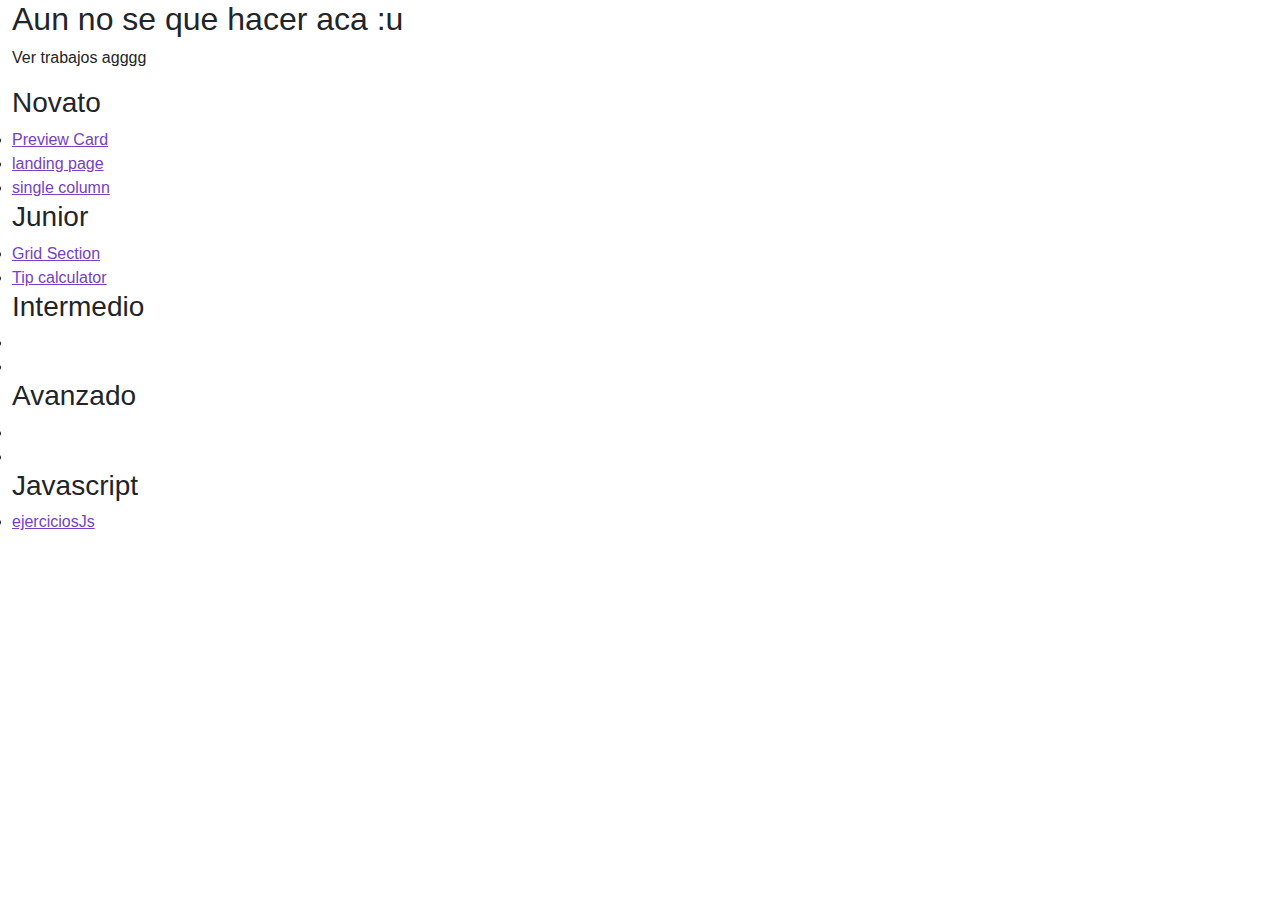
<file: index.html>
<!DOCTYPE html>
<html lang="es">
<head>
    <meta charset="UTF-8">
    <meta http-equiv="X-UA-Compatible" content="IE=edge">
    <meta name="viewport" content="width=device-width, initial-scale=1.0">
    <link rel="stylesheet" href="css/estilo.css">
    <title>Inicio</title>
</head>
<body>
    <div class="container-fluid">
        <div>
            <h2>Aun no se que hacer aca :u</h2>
            <p>Ver trabajos agggg</p>
            <h3>Novato</h3>
            <li><a href="previewCard.html">Preview Card</a></li>
            <li><a href="landingPage.html">landing page</a></li>
            <li><a href="singleColumn.html">single column</a></li>
            <h3>Junior</h3>
            <li><a href="gridSection.html">Grid Section</a></li>
            <li><a href="tipCalculator.html">Tip calculator</a></li>
            <h3>Intermedio</h3>
            <li></li>
            <li></li>
            <h3>Avanzado</h3>
            <li></li>
            <li></li>
            <h3>Javascript</h3>
            <li><a href="ejerciciosJs/indexjs.html">ejerciciosJs</a></li>
        </div>
    </div>
    <div>

    </div>
    <script src="js/practica.js"></script>
</body>
</html>
</file>
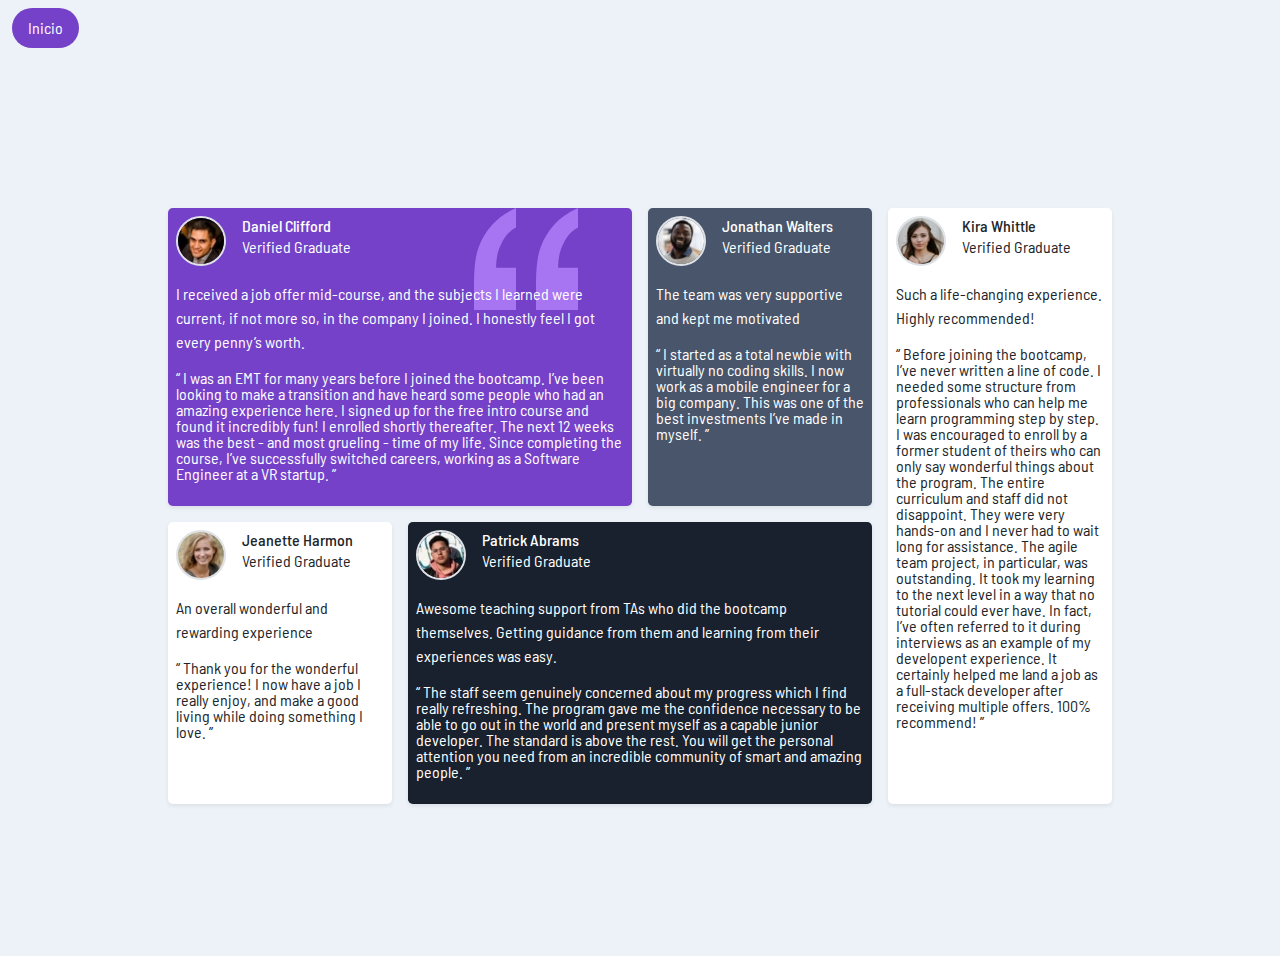
<file: gridSection.html>
<!DOCTYPE html>
<html lang="es">
<head>
  <meta charset="UTF-8">
  <meta name="viewport" content="width=device-width, initial-scale=1.0">
  <link rel="preconnect" href="https://fonts.googleapis.com">
  <link rel="preconnect" href="https://fonts.gstatic.com" crossorigin>
  <link href="https://fonts.googleapis.com/css2?family=Barlow+Semi+Condensed:ital,wght@0,200;1,300;1,600;1,700;1,900&display=swap" rel="stylesheet">
  <link rel="stylesheet" href="css/estilo.css">
  
  <title>Ejemplo Grid</title>
</head>
<body class="bg-info">
  <div class="navegador m-2 ps-1 pe-1 d-inline-flex">
    <a href="index.html" class="rounded-pill nav-link text-white">Inicio</a>
  </div>
  <div class="container d-flex align-items-center justify-content-center alto-100">
    <div class="row">
      <div class="col-12 col-lg-9">
        <div class="row">
          <div class="col-12 col-lg-8 p-2">
            <div class="bg-primary p-2 rounded-3 h-100 text-white fondo shadow-sm">
              <div class="d-flex mb-3">
                <img src="images/image-daniel.jpg" class="img-perfil border border-ligth border-2 rounded-circle" alt="">
                <div class="ps-3">
                  <h6 class="m-0">Daniel Clifford</h6>
                  <p class="m-0">Verified Graduate</p>
                </div>
              </div>
              <p class="h-6">
                I received a job offer mid-course, and the subjects I learned were current, if not more so, 
                in the company I joined. I honestly feel I got every penny’s worth.
              </p>
              <p class="fs-6 lh-1">
                “ I was an EMT for many years before I joined the bootcamp. I’ve been looking to make a 
                transition and have heard some people who had an amazing experience here. I signed up 
                for the free intro course and found it incredibly fun! I enrolled shortly thereafter. 
                The next 12 weeks was the best - and most grueling - time of my life. Since completing 
                the course, I’ve successfully switched careers, working as a Software Engineer at a VR startup. ”
              </p>
            </div>
          </div>
          <div class="col-12 col-lg-4 p-2">
            <div class="bg-secondary p-2 rounded-3 h-100 text-white shadow-sm">
              <div class="d-flex mb-3">
                <img src="images/image-jonathan.jpg" class="img-perfil border border-ligth border-2 rounded-circle" alt="">
                <div class="ps-3">
                  <h6 class="m-0">Jonathan Walters</h6>
                  <p class="m-0">Verified Graduate</p>
                </div>
              </div>
              <p class="h-6">
                The team was very supportive and kept me motivated
              </p>
              <p class="fs-6 lh-1">
                “ I started as a total newbie with virtually no coding skills. I now work as a mobile engineer 
                for a big company. This was one of the best investments I’ve made in myself. ”
              </p>
            </div>
          </div>
          <div class="col-12 col-lg-4 p-2">
            <div class="bg-light p-2 rounded-3 h-100 shadow-sm">
              <div class="d-flex mb-3">
                <img src="images/image-jeanette.jpg" class="img-perfil border border-ligth border-2 rounded-circle" alt="">
                <div class="ps-3">
                  <h6 class="m-0">Jeanette Harmon</h6>
                  <p class="m-0">Verified Graduate</p>
                </div>
              </div>
              <p class="h-6">
                An overall wonderful and rewarding experience
              </p>
              <p class="fs-6 lh-1">
                “ Thank you for the wonderful experience! I now have a job I really enjoy, and make a good living 
                while doing something I love. ”
              </p>
            </div>
          </div>
          <div class="col-12 col-lg-8 p-2">
            <div class="bg-dark p-2 rounded-3 h-100 text-white shadow-sm">
              <div class="d-flex mb-3">
                <img src="images/image-patrick.jpg" class="img-perfil border border-ligth border-2 rounded-circle" alt="">
                <div class="ps-3">
                  <h6 class="m-0">Patrick Abrams</h6>
                  <p class="m-0">Verified Graduate</p>
                </div>
              </div>
              <p class="h-6">
                Awesome teaching support from TAs who did the bootcamp themselves. Getting guidance from them and 
                learning from their experiences was easy.
              </p>
              <p class="fs-6 lh-1">
                “ The staff seem genuinely concerned about my progress which I find really refreshing. The program 
                gave me the confidence necessary to be able to go out in the world and present myself as a capable 
                junior developer. The standard is above the rest. You will get the personal attention you need from 
                an incredible community of smart and amazing people. ”
              </p>
            </div>
          </div>
        </div>
      </div>
      <div class="col-12 col-lg-3 p-2">
        <div class="bg-light p-2 rounded-3 h-100 shadow-sm">
          <div class="d-flex mb-3">
            <img src="images/image-kira.jpg" class="img-perfil border border-ligth border-2 rounded-circle" alt="">
            <div class="ps-3">
              <h6 class="m-0">Kira Whittle</h6>
              <p class="m-0">Verified Graduate</p>
            </div>
          </div>
          <p class="h-6">
            Such a life-changing experience. Highly recommended!
          </p>
          <p class="fs-6 lh-1">
            “ Before joining the bootcamp, I’ve never written a line of code. I needed some structure from 
            professionals who can help me learn programming step by step. I was encouraged to enroll by a former 
            student of theirs who can only say wonderful things about the program. The entire curriculum and staff 
            did not disappoint. They were very hands-on and I never had to wait long for assistance. The agile team 
            project, in particular, was outstanding. It took my learning to the next level in a way that no tutorial 
            could ever have. In fact, I’ve often referred to it during interviews as an example of my developent 
            experience. It certainly helped me land a job as a full-stack developer after receiving multiple offers. 
            100% recommend! ”
          </p>
        </div>
      </div>
    </div>
  </div>
</body>
</html>
</file>
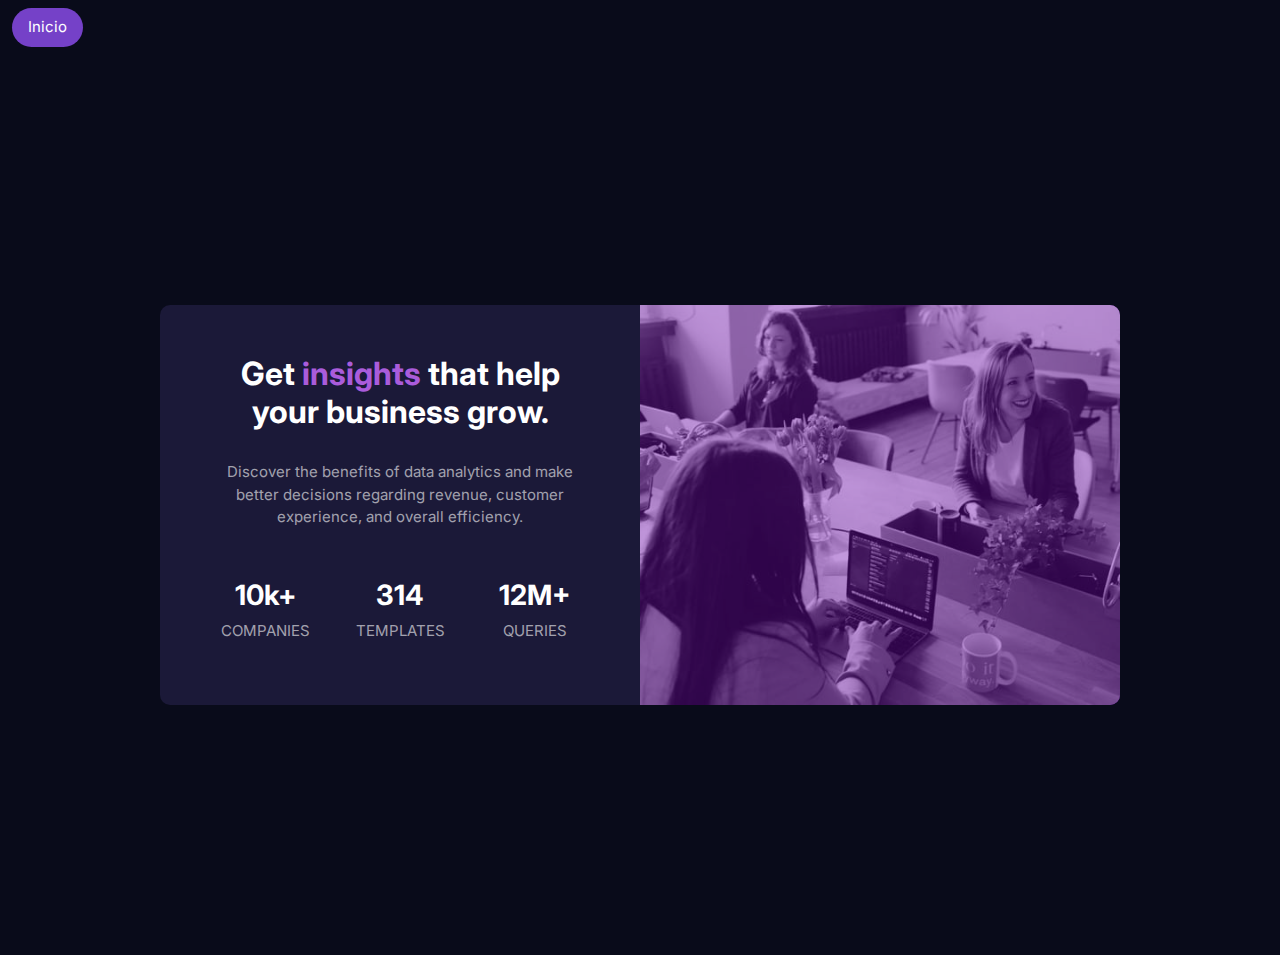
<file: previewCard.html>
<!DOCTYPE html>
<html lang="es">
<head>
    <meta charset="UTF-8">
    <meta http-equiv="X-UA-Compatible" content="IE=edge">
    <meta name="viewport" content="width=device-width, initial-scale=1.0">
    <title>card</title>
    <link rel="preconnect" href="https://fonts.googleapis.com">
    <link rel="preconnect" href="https://fonts.gstatic.com" crossorigin>
    <link href="https://fonts.googleapis.com/css2?family=Inter:wght@400;700&display=swap" rel="stylesheet">
    <link rel="stylesheet" href="css/estilo.css">
</head>
<body class="bodyCard">
    <div class="navegador m-2 ps-1 pe-1 d-inline-flex">
        <a href="index.html" class="rounded-pill nav-link text-white">Inicio</a>
    </div>
    <div class="containerCard">
        <div class="previewCard">
            <div class="accent">
                <div class="images-desktop"><img src="images/image-header-desktop.jpg" alt=""></div>
                <div class="images-mobile"><img src="images/image-header-mobile.jpg" alt=""></div>
            </div>
            <div class="divText">
                <h2>Get <span>insights</span> that help your business grow.</h2>
                <p class="pPrincipal">
                    Discover the benefits of data analytics and make better 
                    decisions regarding revenue, customer experience, and overall efficiency. 
                </p>
                <div class="row">
                    <div class="col-12 col-md-4"><h3>10k+</h3><p>COMPANIES</p></div>
                    <div class="col-12 col-md-4"><h3>314</h3><p>TEMPLATES</p></div>
                    <div class="col-12 col-md-4"><h3>12M+</h3><p>QUERIES</p></div>
                </div>
            </div>
        </div>
    </div>
</body>
</html>
</file>
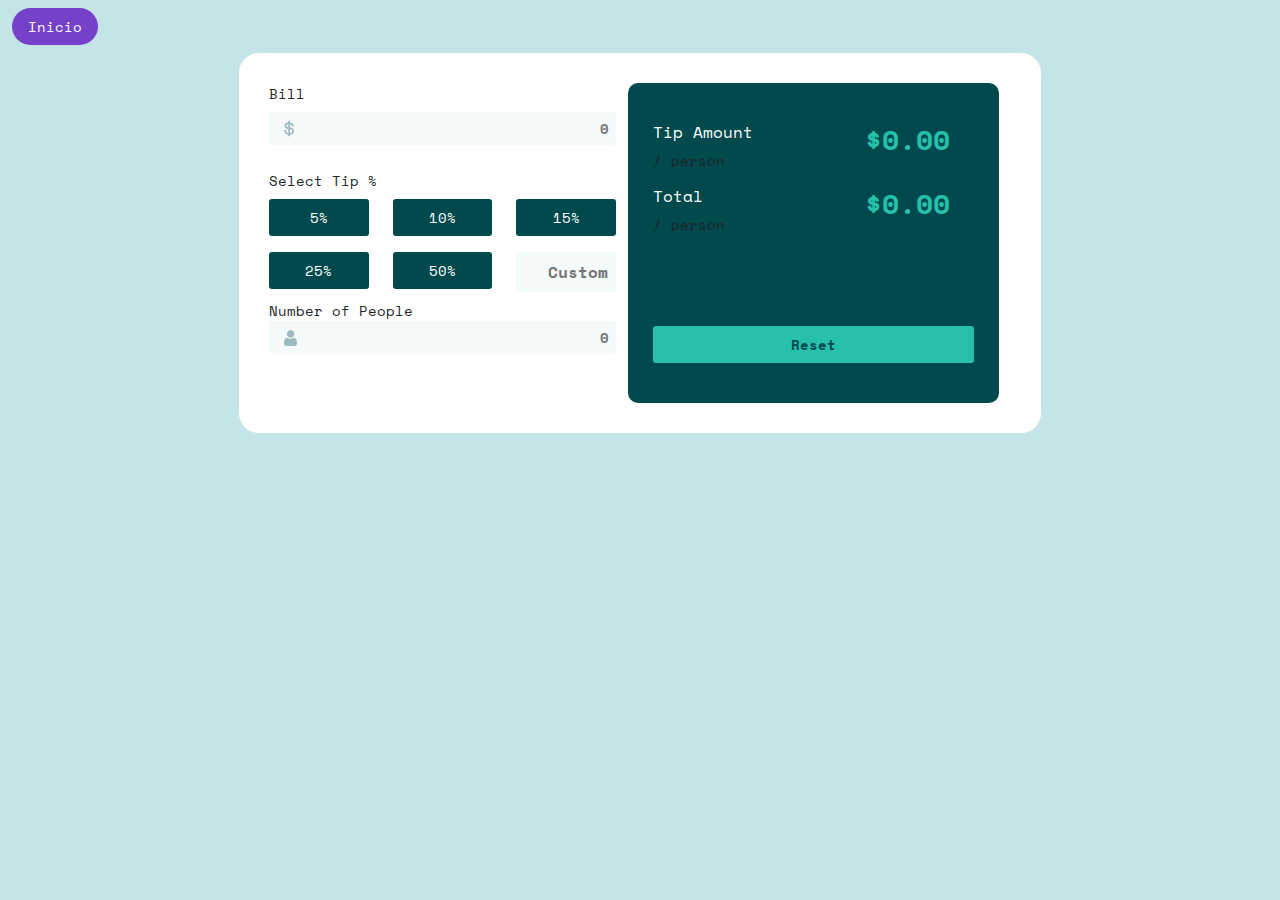
<file: tipCalculator.html>
<!DOCTYPE html>
<html lang="es">
<head>
    <meta charset="UTF-8">
    <meta http-equiv="X-UA-Compatible" content="IE=edge">
    <meta name="viewport" content="width=device-width, initial-scale=1.0">
    <link rel="preconnect" href="https://fonts.googleapis.com">
    <link rel="preconnect" href="https://fonts.gstatic.com" crossorigin>
    <link href="https://fonts.googleapis.com/css2?family=Space+Mono:wght@400;700&display=swap" rel="stylesheet">
    <link rel="stylesheet" href="css/estilo.css">
    <title>Tip calculator</title>
</head>
<body class="bodyCalculator bg-fondo">
    <div class="navegador m-2 ps-1 pe-1 d-inline-flex">
        <a href="index.html" class="rounded-pill nav-link text-white">Inicio</a>
    </div>
    <div class="containerCalculator d-flex bg-light rounded-20">
        <div class="row w-100">
            <div class="col-12 col-md-6">
                <div>
                    <div class="mb-2">Bill</div>
                    <div class="inputDiv d-flex">
                        <img src="Iconos/icon-dollar.svg" alt="">
                        <input id="costInput" type="text" class="w-100" placeholder="0" id="costInput" onkeypress="return isNumberKey(event)">
                    </div>
                </div>
                <div>
                    <div class="mt-4">Select Tip %</div>
                    <div class="row">
                        <div class="tip col-6 col-md-4"><div class="tip2" id="tip5" onclick="choiceChange(5)">5%</div></div>
                        <div class="tip col-6 col-md-4"><div class="tip2" id="tip10" onclick="choiceChange(10)">10%</div></div>
                        <div class="tip col-6 col-md-4"><div class="tip2" id="tip15" onclick="choiceChange(15)">15%</div></div>
                        <div class="tip col-6 col-md-4"><div class="tip2" id="tip25" onclick="choiceChange(25)">25%</div></div>
                        <div class="tip col-6 col-md-4"><div class="tip2" id="tip50" onclick="choiceChange(50)">50%</div></div>
                        <div class="customTip col-6 col-md-4"><input id="tipInput" type="text" placeholder="Custom" onkeypress="return isNumberKey(event)"></div>
                    </div>
                </div>
                <div>
                    <div>Number of People</div>
                    <div class="inputDiv d-flex">
                        <img src="Iconos/icon-person.svg" alt="">
                        <input id="peopleInput" type="text" class="w-100" placeholder="0" onkeypress="return isNumberKey(event)">
                    </div>
                </div>
            </div>
            <div class="result col-12 col-md-6 rounded-9 ">
                <div class="w-100 row ">
                    <div class="col-6 ">
                        <h6 class="text-white">Tip Amount</h6>
                        <p>/ person</p>
                    </div>
                    <div class="precio d-flex justify-content-end col-6">
                        <h3 id="tip">$0.00</h3>
                    </div>
                </div>
                <div class="w-100 row">
                    <div class="col-6">
                        <h6 class="text-white">Total</h6>
                        <p>/ person</p>
                    </div>
                    <div class="precio d-flex justify-content-end col-6">
                        <h3 id="total">$0.00</h3>
                    </div>
                </div>
                <div class="btnReset" onclick="resetCalculator()">Reset</div>
            </div>
        </div>
    </div>
    <script src="js/index.js"></script>
</body>
</html>
</file>
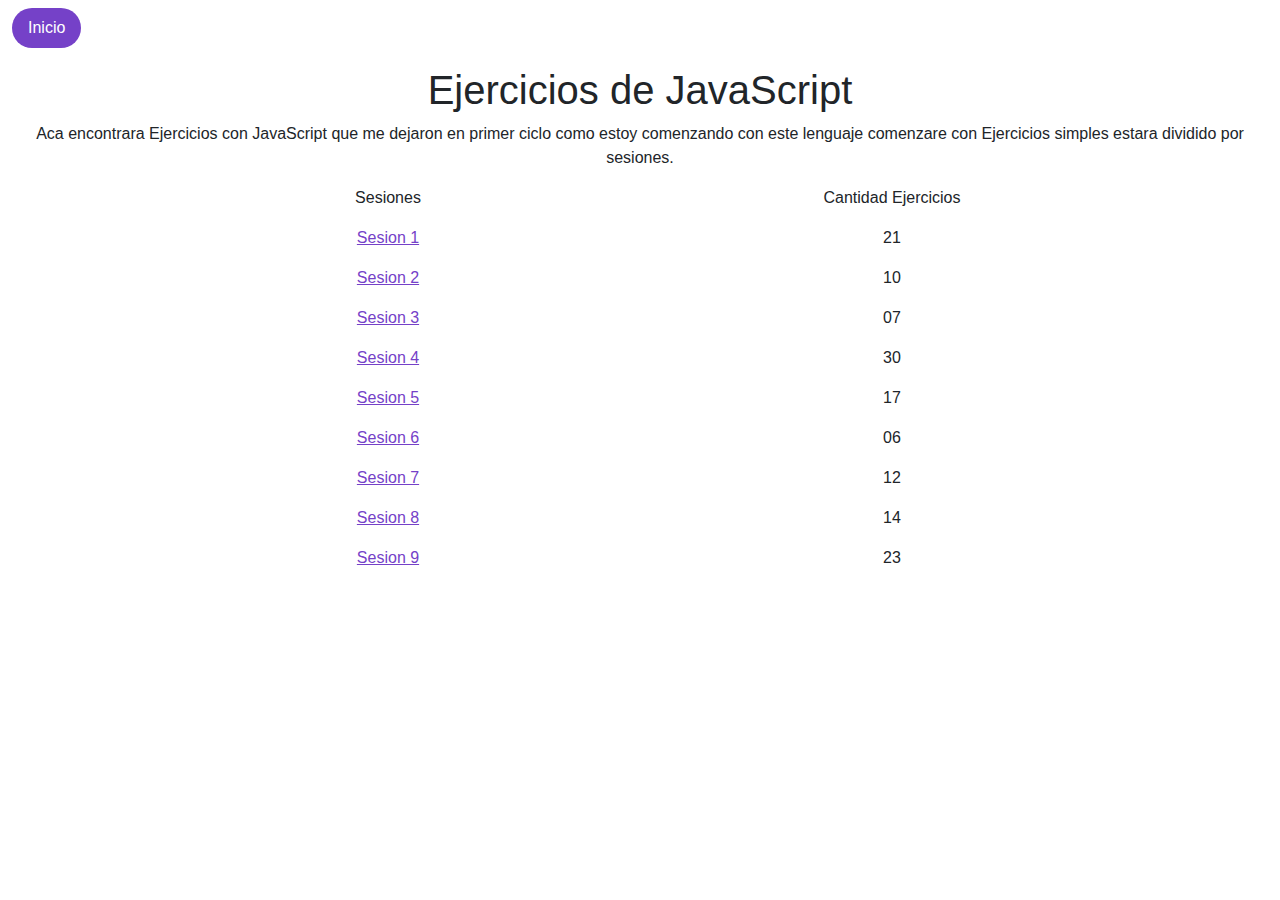
<file: ejerciciosJs/indexjs.html>
<!DOCTYPE html>
<html lang="es">
<head>
    <meta charset="UTF-8">
    <meta http-equiv="X-UA-Compatible" content="IE=edge">
    <meta name="viewport" content="width=device-width, initial-scale=1.0">
    <link rel="stylesheet" href="../css/estilo.css">
    <title>JavaScript</title>
</head>
<body class="bodyIndexJS">
    <div class="navegador m-2 ps-1 pe-1 d-inline-flex">
        <a href="../index.html" class="rounded-pill nav-link text-white">Inicio</a>
    </div>
    <div class="containerIndexJS">
        <h1>Ejercicios de JavaScript</h1>
        <p>Aca encontrara Ejercicios con JavaScript que me dejaron en primer ciclo 
            como estoy comenzando con este lenguaje comenzare con Ejercicios simples 
            estara dividido por sesiones.
        </p>
        <div class="divSesion">
            <li>Sesiones<p>Cantidad Ejercicios</p></li>
            <li><a href="Sesion1.html">Sesion 1</a><p>21</p></li>
            <li><a href="Sesion2.html">Sesion 2</a><p>10</p></li>
            <li><a href="Sesion3.html">Sesion 3</a><p>07</p></li>
            <li><a href="Sesion4.html">Sesion 4</a><p>30</p></li>
            <li><a href="Sesion5.html">Sesion 5</a><p>17</p></li>
            <li><a href="Sesion6.html">Sesion 6</a><p>06</p></li>
            <li><a href="Sesion7.html">Sesion 7</a><p>12</p></li>
            <li><a href="Sesion8.html">Sesion 8</a><p>14</p></li>
            <li><a href="Sesion9.html">Sesion 9</a><p>23</p></li>
        </div>
    </div>
</body>
</html>
</file>
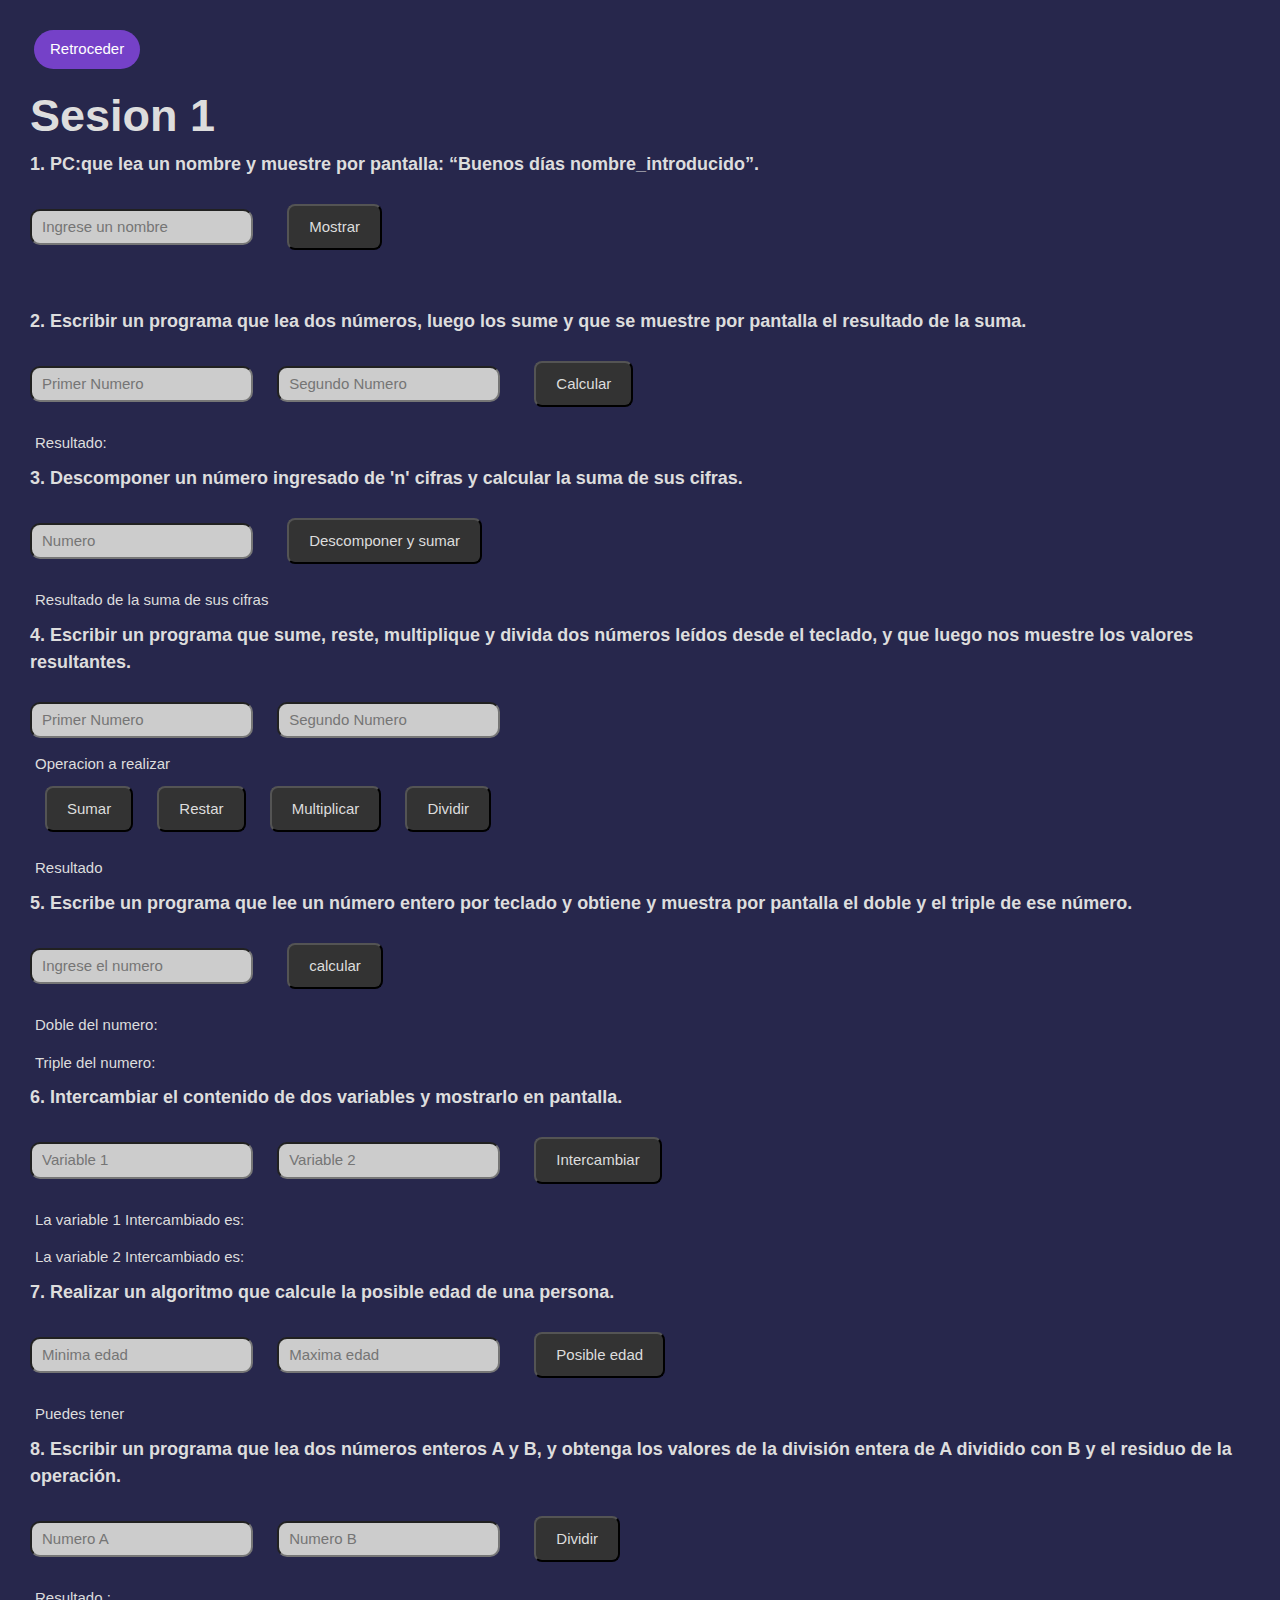
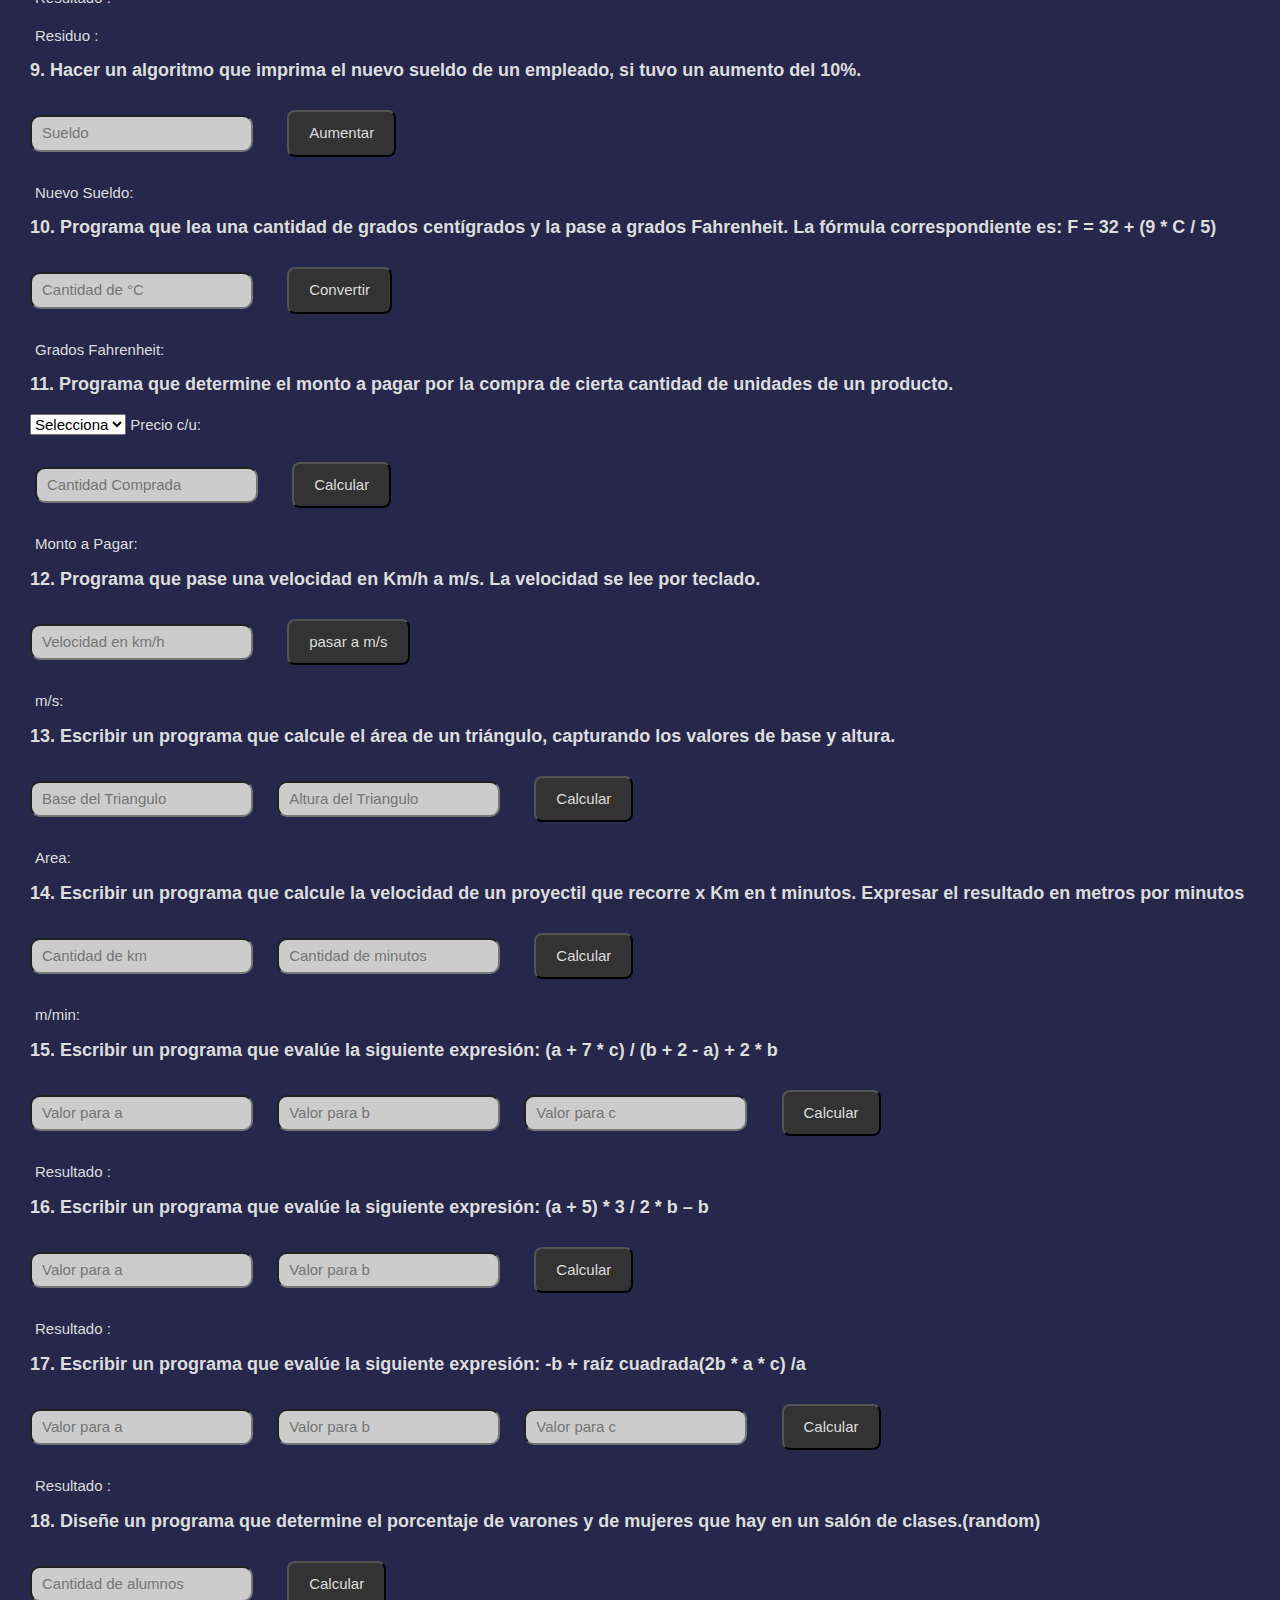
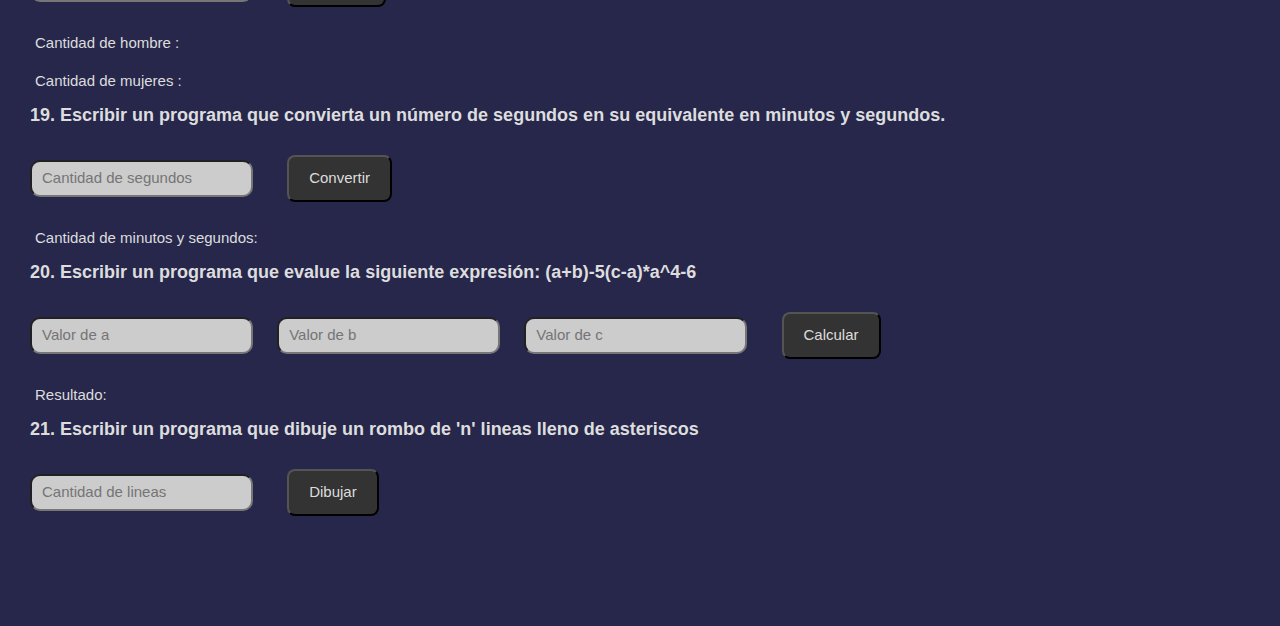
<file: ejerciciosJs/Sesion1.html>
<!DOCTYPE html>
<html lang="es">
<head>
    <meta charset="UTF-8">
    <meta http-equiv="X-UA-Compatible" content="IE=edge">
    <meta name="viewport" content="width=device-width, initial-scale=1.0">
    <title>Sesion 1</title>
    <link rel="stylesheet" href="../css/estilo.css">
</head>
<body class="bodySesion">
    <div class="navegador ps-1 pe-1 d-inline-flex">
        <a href="indexjs.html" class="rounded-pill nav-link text-white">Retroceder</a>
    </div>
    <div class="containerSesion">
        <h1>Sesion 1</h1>
        <div class="divEjercicios">
            <p>1.	PC:que lea un nombre y muestre por pantalla: “Buenos días nombre_introducido”.</p>
            <div class="divResultado">
                <input type="text" id="nombreE1" placeholder="Ingrese un nombre">
                <input type="button" value="Mostrar" onclick="mostrarNombre()">
                <div>
                    <label id="mensajeE1"></label>
                </div>
            </div>
            <p>2.	Escribir un programa que lea dos números, luego los sume y que se muestre por pantalla el resultado de la suma. </p>
            <div class="divResultado">
                <input type="number" id="primerNumeroE2" placeholder="Primer Numero">
                <input type="number" name="" id="segundoNumeroE2" placeholder="Segundo Numero">
                <input type="button" value="Calcular" onclick="calcular()">
                <div>
                    <span class="d-block">Resultado: <label id="resultadoE2"></label></span>
                </div>
            </div>
            <p>3.	Descomponer un número ingresado de 'n' cifras y calcular la suma de sus cifras. </p>
            <div class="divResultado">
                <input type="number" name="" id="numeroE3" placeholder="Numero">
                <input type="button" value="Descomponer y sumar" onclick="ejer3()">
                <div>
                    <span>Resultado de la suma de sus cifras <label id="resultadoE3"></label></span>
                </div>
            </div>
            <p>4.	Escribir un programa que sume, reste, multiplique y divida dos números leídos desde el teclado, y que luego nos muestre los valores resultantes. </p>
            <div class="divResultado">
                <input type="number" id="PnumeroE4" placeholder="Primer Numero">
                <input type="number" id="SnumeroE4" placeholder="Segundo Numero">
                <div>
                    <span>Operacion a realizar</span><br>
                    <input type="button" value="Sumar" onclick="sumarE4()">
                    <input type="button" value="Restar" onclick="restarE4()">
                    <input type="button" value="Multiplicar" onclick="multiE4()">
                    <input type="button" value="Dividir" onclick="dividirE4()">
                </div>
                <div>
                    <span>Resultado <label id="resultadoE4"></label></span>
                </div>
            </div>
            <p>5.	Escribe un programa que lee un número entero por teclado y obtiene y muestra por pantalla el doble y el triple de ese número.</p>
            <div class="divResultado">
                <input type="number" id="numeroE5" placeholder="Ingrese el numero">
                <input type="button" value="calcular" onclick="ejer5()">
                <div>
                    <span>Doble del numero: <label id="dobleE5"></label></span>
                </div>
                <div>
                    <span>Triple del numero: <label id="tripleE5"></label></span>
                </div>
            </div>
            <p>6.	Intercambiar el contenido de dos variables y mostrarlo en pantalla.</p> 
            <div class="divResultado">
                <input type="text" id="variable1E6" placeholder="Variable 1">
                <input type="text" id="variable2E6" placeholder="Variable 2">
                <input type="button" value="Intercambiar" onclick="ejer6()">
                <div>
                    <span>La variable 1 Intercambiado es: <label id="resul1E6"></label></span>
                </div>
                <div>
                    <span>La variable 2 Intercambiado es: <label id="resul2E6"></label></span>
                </div>
                
            </div>
            <p>7.	Realizar un algoritmo que calcule la posible edad de una persona.</p> 
            <div class="divResultado">
                <input type="number" id="minE7" placeholder="Minima edad">
                <input type="number" id="maxE7" placeholder="Maxima edad">
                <input type="button" value="Posible edad" onclick="ejer7()">
                <div>
                    <span>Puedes tener <label id="resulE7"></label></span>
                </div>
            </div>
            <p>8.	Escribir un programa que lea dos números enteros A y B, y obtenga los valores de la división entera de A dividido con B y el residuo de la operación.</p>
            <div class="divResultado">
                <input type="number" id="PnumE8" placeholder="Numero A">
                <input type="number" id="SnumE8" placeholder="Numero B">
                <input type="button" value="Dividir" onclick="ejer8()">
                <div>
                    <span>Resultado : <label id="resulE8"></label></span>
                </div>
                <div>
                    <span>Residuo : <label id="residuoE8"></label></span>
                </div>
            </div> 
            <p>9.	Hacer un algoritmo que imprima el nuevo sueldo de un empleado, si tuvo un aumento del 10%.</p> 
            <div class="divResultado">
                <input type="number" id="sueldoE9" placeholder="Sueldo">
                <input type="button" value="Aumentar" onclick="ejer9()">
                <div>
                    <span>Nuevo Sueldo: <label id="resulE9"></label></span>
                </div>
            </div>
            <p>10.	Programa que lea una cantidad de grados centígrados y la pase a grados Fahrenheit. La fórmula correspondiente es: F = 32 + (9 * C / 5)</p> 
            <div class="divResultado">
                <input type="number" id="centigE10" placeholder="Cantidad de °C">
                <input type="button" value="Convertir" onclick="ejer10()">
                <div>
                    <span>Grados Fahrenheit: <label id="resulE10"></label></span>
                </div>
            </div>
            <p>11.	Programa que determine el monto a pagar por la compra de cierta cantidad de unidades de un producto.</p> 
            <div class="divResultado">
                <select name="producto" id="productoE11" onchange="changeE11()">
                    <option value="Selecciona">Selecciona</option>
                    <option value="Azucar">Azucar</option>
                    <option value="Arroz">Arroz</option>
                    <option value="Galleta">Galleta</option>
                </select>
                <span>Precio c/u: <label id="precioE11"></label></span>
                <div>
                    <input type="number" id="cantidadE11" placeholder="Cantidad Comprada">
                    <input type="button" value="Calcular" onclick="ejer11()">
                </div>
                <div>
                    <span>Monto a Pagar: <label id="resulE11"></label></span>
                </div>
            </div>
            <p>12.	Programa que pase una velocidad en Km/h a m/s. La velocidad se lee por teclado.</p> 
            <div class="divResultado">
                <input type="number" placeholder="Velocidad en km/h" id="numE12">
                <input type="button" value="pasar a m/s" onclick="ejer12()">
                <div>
                    <span>m/s: <label id="resulE12"></label></span>
                </div>
            </div>
            <p>13.	Escribir un programa que calcule el área de un triángulo, capturando los valores de base y altura.</p> 
            <div class="divResultado">
                <input type="number" placeholder="Base del Triangulo" id="baseE13">
                <input type="number" placeholder="Altura del Triangulo" id="altoE13">
                <input type="button" value="Calcular" onclick="ejer13()">
                <div>
                    <span>Area: <label id="resulE13"></label></span>
                </div>
            </div>
            <p>14.	Escribir un programa que calcule la velocidad de un proyectil que recorre x Km en t minutos. Expresar el resultado en metros por minutos</p>
            <div class="divResultado">
                <input type="number" id="kmE14" placeholder="Cantidad de km">
                <input type="number" id="minE14" placeholder="Cantidad de minutos">
                <input type="button" value="Calcular" onclick="ejer14()">
                <div>
                    <span>m/min: <label id="resulE14"></label></span>
                </div>
            </div>
            <p>15.	Escribir un programa que evalúe la siguiente expresión: 
            (a + 7 * c) / (b + 2 - a) + 2 * b</p> 
            <div class="divResultado">
                <input type="number" placeholder="Valor para a" id="valoraE15">
                <input type="number" placeholder="Valor para b" id="valorbE15">
                <input type="number" placeholder="Valor para c" id="valorcE15">
                <input type="button" value="Calcular" onclick="ejer15()">
                <div>
                    <span>Resultado : <label id="resulE15"></label></span>
                </div>
            </div>
            <p>16.	Escribir un programa que evalúe la siguiente expresión: (a + 5) * 3 / 2 * b – b</p> 
            <div class="divResultado">
                <input type="number" placeholder="Valor para a" id="valoraE16">
                <input type="number" placeholder="Valor para b" id="valorbE16">
                <input type="button" value="Calcular" onclick="ejer16()">
                <div>
                    <span>Resultado : <label id="resulE16"></label></span>
                </div>
            </div>
            <p>17.	Escribir un programa que evalúe la siguiente expresión: 
            -b + raíz cuadrada(2b * a * c) /a</p> 
            <div class="divResultado">
                <input type="number" placeholder="Valor para a" id="valoraE17">
                <input type="number" placeholder="Valor para b" id="valorbE17">
                <input type="number" placeholder="Valor para c" id="valorcE17">
                <input type="button" value="Calcular" onclick="ejer17()">
                <div>
                    <span>Resultado : <label id="resulE17"></label></span>
                </div>
            </div>
            <p>18.	Diseñe un programa que determine el porcentaje de varones y de mujeres que hay en un salón de clases.(random)</p> 
            <div class="divResultado">
                <input type="number" placeholder="Cantidad de alumnos" id="alumE18">
                <input type="button" value="Calcular" onclick="ejer18()">
                <div>
                    <span>Cantidad de hombre : <label id="resulhE18"></label></span>
                </div>
                <div>
                    <span>Cantidad de mujeres : <label id="resulmE18"></label></span>
                </div>
            </div>
            <p>19.	Escribir un programa que convierta un número de segundos en su equivalente en minutos y segundos.</p> 
            <div class="divResultado">
                <input type="number" placeholder="Cantidad de segundos" id="segundosE19">
                <input type="button" value="Convertir" onclick="ejer19()">
                <div>
                    <span>Cantidad de minutos y segundos: <label id="resulE19"></label></span>
                </div>
            </div>
            <p>20.	Escribir un programa que evalue la siguiente expresión:
            (a+b)-5(c-a)*a^4-6</p>
            <div class="divResultado">
                <input type="number" placeholder="Valor de a" id="valoraE20">
                <input type="number" placeholder="Valor de b" id="valorbE20">
                <input type="number" placeholder="Valor de c" id="valorcE20">
                <input type="button" value="Calcular" onclick="ejer20()">
                <div>
                    <span>Resultado: <label id="resulE20"></label></span>
                </div>
            </div>
            <p>21.	Escribir un programa que dibuje un rombo de 'n' lineas lleno de asteriscos</p>
            <div class="divResultado">
                <input type="number" placeholder="Cantidad de lineas" id="lineasE21">
                <input type="button" value="Dibujar" onclick="ejer21()"><br><br>
                <div>
                    <label id="romboE21"></label>
                </div>
            </div>
        </div>
    </div>
    <script src="Javascript/s1.js"></script>
</body>
</html>
</file>
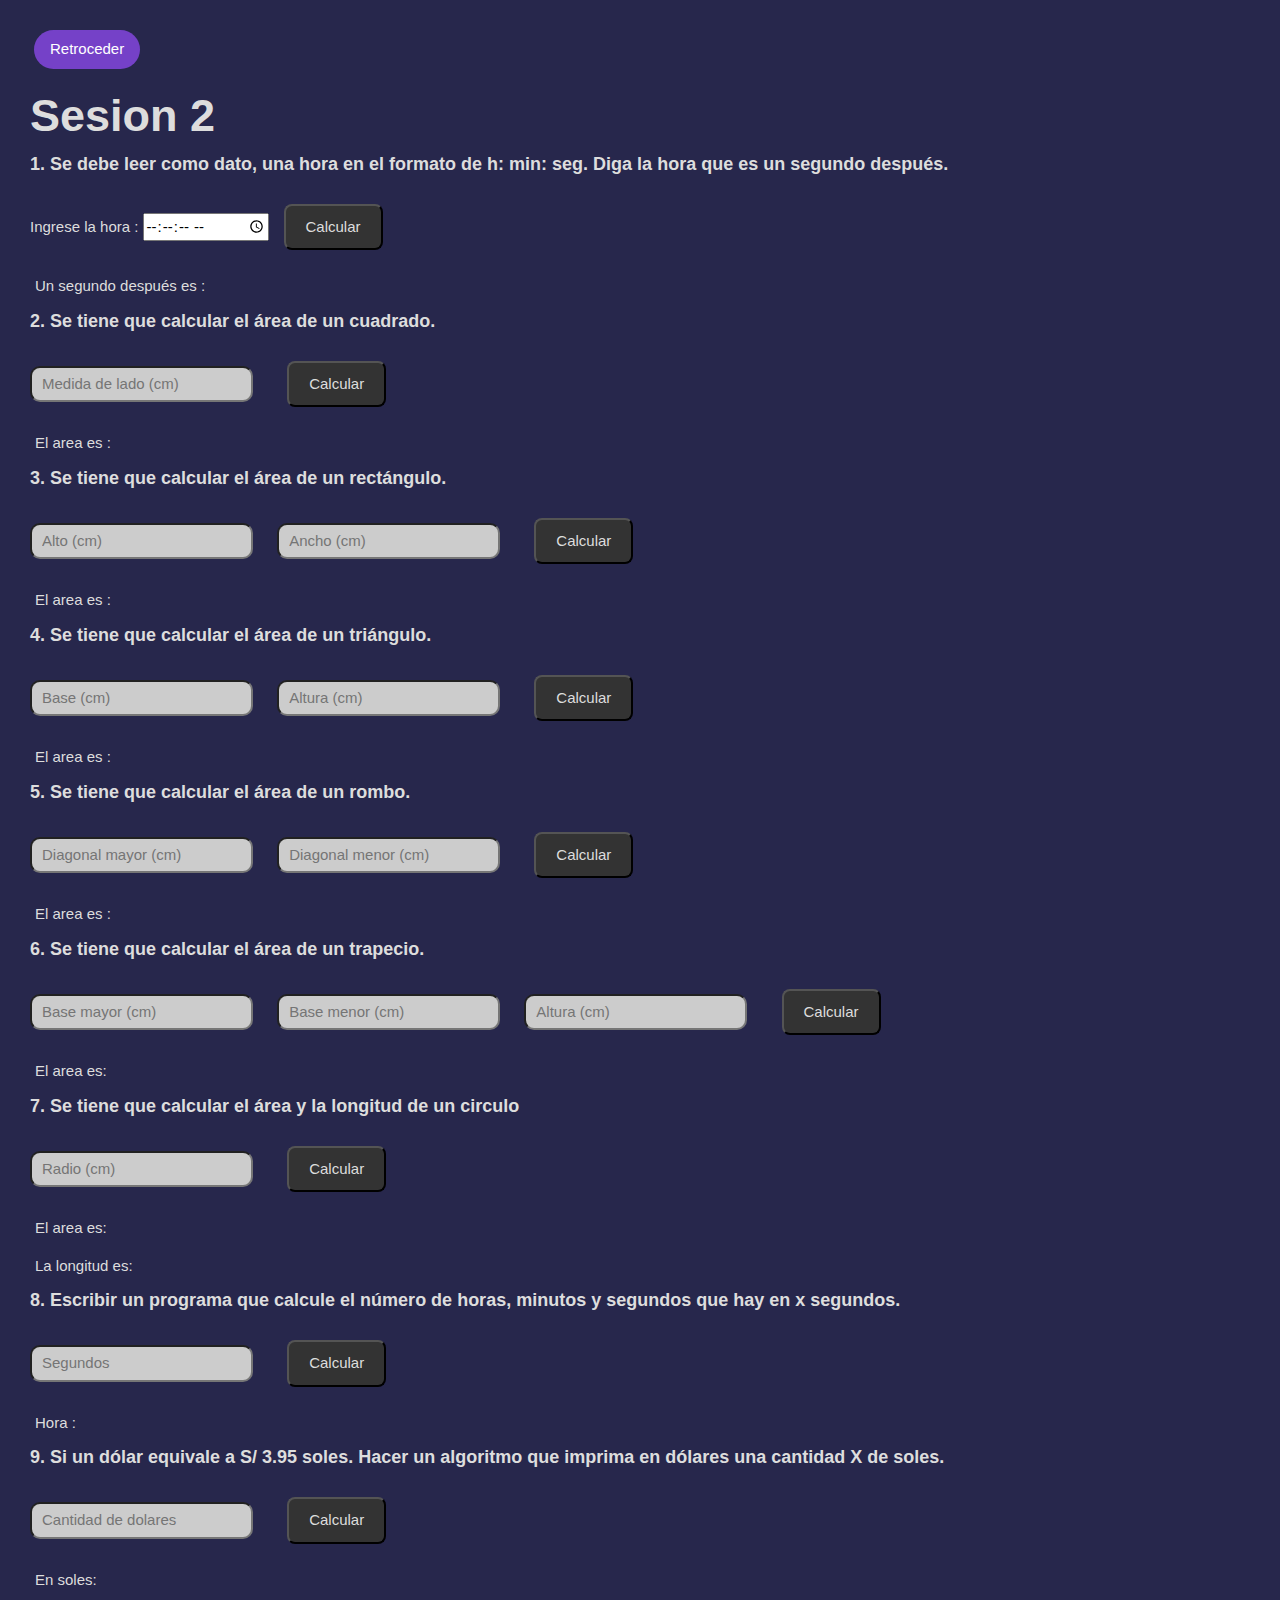
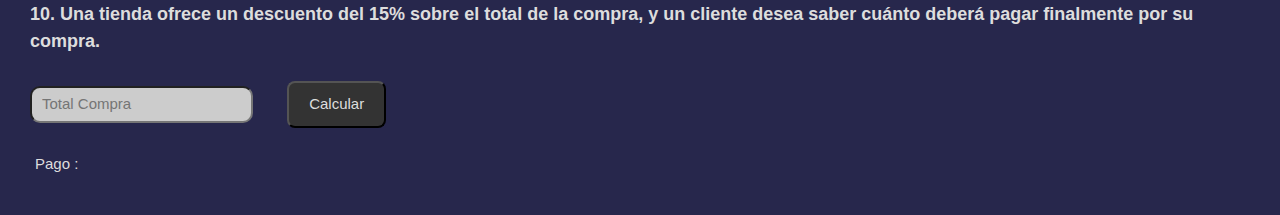
<file: ejerciciosJs/Sesion2.html>
<!DOCTYPE html>
<html lang="es">
<head>
    <meta charset="UTF-8">
    <meta http-equiv="X-UA-Compatible" content="IE=edge">
    <meta name="viewport" content="width=device-width, initial-scale=1.0">
    <title>Sesion 2</title>
    <link rel="stylesheet" href="../css/estilo.css">
</head>
<body class="bodySesion">
    <div class="navegador ps-1 pe-1 d-inline-flex">
        <a href="indexjs.html" class="rounded-pill nav-link text-white">Retroceder</a>
    </div>
    <div class="containerSesion">
        <h1>Sesion 2</h1>
        <div class="divEjercicios">
            <p>1.	Se debe leer como dato, una hora en el formato de 
                h: min: seg.
                Diga la hora que es un segundo después. 
            </p>
            <div class="divResultado">
                <label>Ingrese la hora :</label>
                <input type="time" id="horaE1" step="2">
                <input type="button" value="Calcular" onclick="ejer1()">
                <div>
                    <span>Un segundo después es : <label id="resulE1"></label></span>
                </div>
            </div>
            <p>2. Se tiene que calcular el área de un cuadrado.</p>
            <div class="divResultado">
                <input type="number" placeholder="Medida de lado (cm)" id="ladoE2">
                <input type="button" value="Calcular" onclick="ejer2()">
                <div>
                    <span>El area es : <label id="resulE2"></label></span>
                </div>
            </div>
            <p>3. Se tiene que calcular el área de un rectángulo. </p>
            <div class="divResultado">
                <input type="number" placeholder="Alto (cm)" id="altoE3">
                <input type="number" placeholder="Ancho (cm)" id="anchoE3">
                <input type="button" value="Calcular" onclick="ejer3()">
                <div>
                    <Span>El area es : <label id="resulE3"></label></Span>
                </div>
            </div>
            <p>4. Se tiene que calcular el área de un triángulo.</p>
            <div class="divResultado">
                <input type="number" placeholder="Base (cm)" id="baseE4">
                <input type="number" placeholder="Altura (cm)" id="altoE4">
                <input type="button" value="Calcular" onclick="ejer4()">
                <div>
                    <span>El area es : <label id="resulE4"></label></span>
                </div>
            </div>
            <p>5. Se tiene que calcular el área de un rombo.</p>
            <div class="divResultado">
                <input type="number" placeholder="Diagonal mayor (cm)" id="mayorE5">
                <input type="number" placeholder="Diagonal menor (cm)" id="menorE5">
                <input type="button" value="Calcular" onclick="ejer5()">
                <div>
                    <span>El area es : <label id="resulE5"></label></span>
                </div>
            </div>
            <p>6. Se tiene que calcular el área de un trapecio.</p>
            <div class="divResultado">
                <input type="number" placeholder="Base mayor (cm)" id="mayorE6">
                <input type="number" placeholder="Base menor (cm)" id="menorE6">
                <input type="number" placeholder="Altura (cm)" id="altoE6">
                <input type="button" value="Calcular" onclick="ejer6()">
                <div>
                    <span>El area es: <label id="resulE6"></label></span>
                </div>
            </div>
            <p>7. Se tiene que calcular el área y la longitud de un circulo</p>
            <div class="divResultado">
                <input type="number" placeholder="Radio (cm)" id="radioE7">
                <input type="button" value="Calcular" onclick="ejer7()">
                <div>
                    <span>El area es: <label id="areaE7"></label></span>
                </div>
                <div>
                    <span>La longitud es: <label id="longitudE7"></label></span>
                </div>
            </div>
            <p>8. Escribir un programa que calcule el número de horas, minutos y segundos que hay en x segundos.</p> 
            <div class="divResultado">
                <input type="number" placeholder="Segundos" id="segE8">
                <input type="button" value="Calcular" onclick="ejer8()">
                <div>
                    <span>Hora : <label id="resulE8"></label></span>
                </div>
            </div>
            <p>9. Si un dólar equivale a S/ 3.95 soles. Hacer un algoritmo que imprima en dólares una cantidad X de soles. </p>
            <div class="divResultado">
                <input type="number" placeholder="Cantidad de dolares" id="dolarE9">
                <input type="button" value="Calcular" onclick="ejer9()">
                <div>
                    <span>En soles: <label id="resulE9"></label></span>
                </div>
            </div>
            <p>10. Una tienda ofrece un descuento del 15% sobre el total de la compra, 
                y un cliente desea saber cuánto deberá pagar finalmente por su compra. </p>
            <div class="divResultado">
                <input type="number" placeholder="Total Compra" id="compraE10">
                <input type="button" value="Calcular" onclick="ejer10()">
                <div>
                    <span>Pago : <label id="resulE10"></label></span>
                </div>
            </div>
        </div>
    </div>
    <script src="Javascript/s2.js"></script>
</body>
</html>
</file>
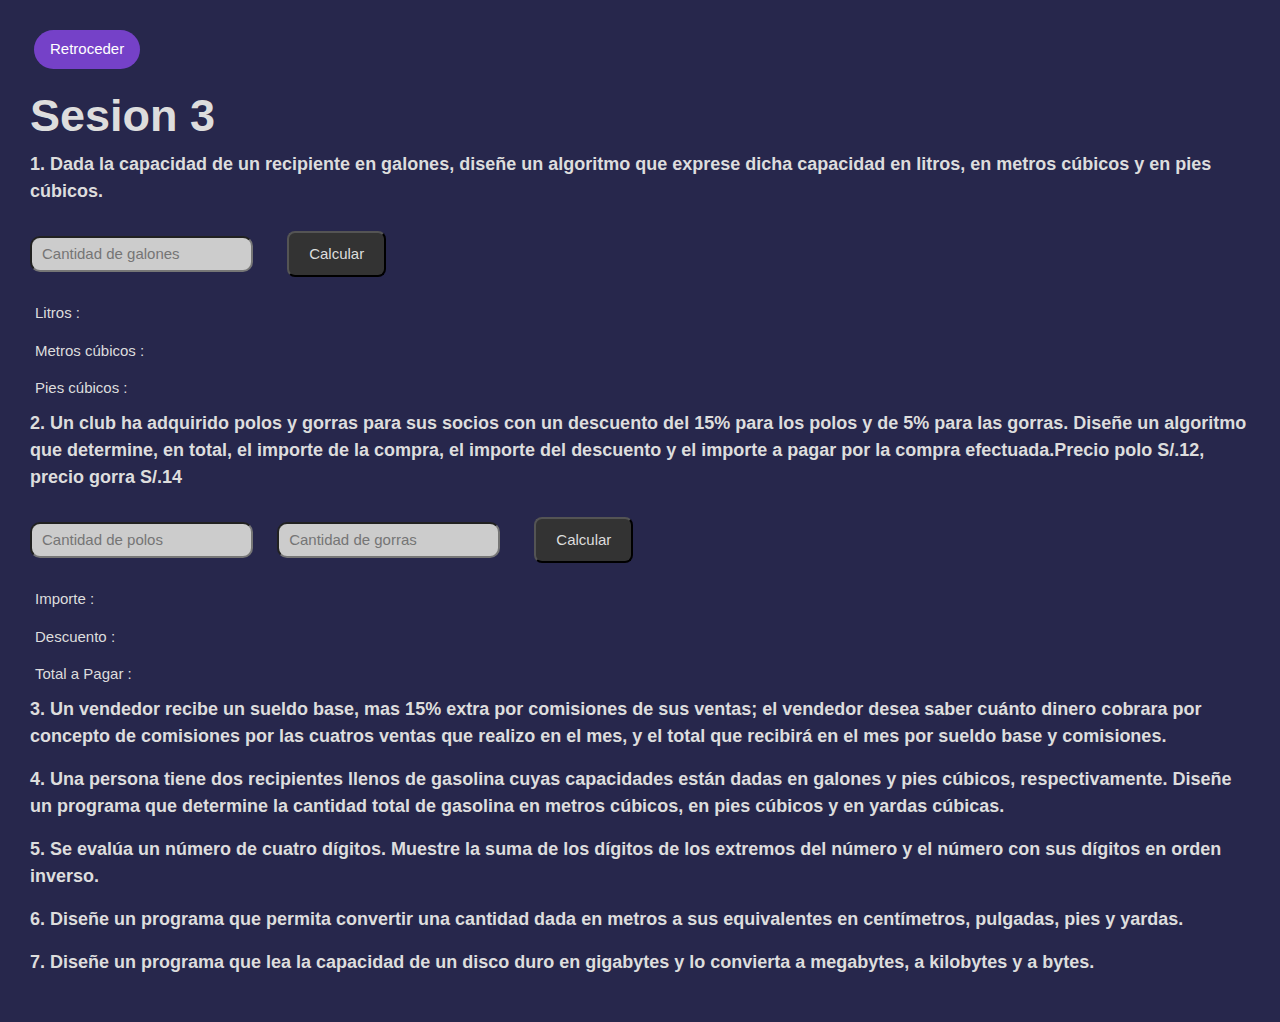
<file: ejerciciosJs/Sesion3.html>
<!DOCTYPE html>
<html lang="es">
<head>
    <meta charset="UTF-8">
    <meta http-equiv="X-UA-Compatible" content="IE=edge">
    <meta name="viewport" content="width=device-width, initial-scale=1.0">
    <title>Sesion 3</title>
    <link rel="stylesheet" href="../css/estilo.css">
</head>
<body class="bodySesion">
    <div class="navegador ps-1 pe-1 d-inline-flex">
        <a href="indexjs.html" class="rounded-pill nav-link text-white">Retroceder</a>
    </div>
    <div class="containerSesion">
        <h1>Sesion 3</h1>
        <div class="divEjercicios">
            <p>1. Dada  la capacidad de un recipiente en galones, diseñe un algoritmo 
            que exprese dicha capacidad en litros, en metros cúbicos y en pies cúbicos.</p>
            <div class="divResultado">
                <input type="number" placeholder="Cantidad de galones" id="galonesE1">
                <input type="button" value="Calcular" onclick="ejer1()">
                <div>
                    <span>Litros : <label id="litrosE1"></label></span>
                </div>
                <div>
                    <span>Metros cúbicos  : <label id="metrocubicosE1"></label></span>
                </div>
                <div>
                    <span>Pies cúbicos : <label id="piecubicosE1"></label></span>
                </div>
            </div>
            <p>2. Un club ha adquirido polos y gorras para sus socios con un descuento 
                del 15% para los polos y de 5% para las gorras. Diseñe un algoritmo que 
                determine, en total, el importe de la compra, el importe del descuento y 
                el importe a pagar por la compra efectuada.Precio polo S/.12, precio gorra S/.14</p>
            <div class="divResultado">
                <input type="number" placeholder="Cantidad de polos" id="poloE2">
                <input type="number" placeholder="Cantidad de gorras" id="gorraE2">
                <input type="button" value="Calcular" onclick="ejer2()">
                <div>
                    <span>Importe : <label id="importeE2"></label></span>
                </div>
                <div>
                    <span>Descuento : <label id="descE2"></label></span>
                </div>
                <div>
                    <span>Total a Pagar : <label id="totalE2"></label></span>
                </div>
            </div>
            <p>3. Un vendedor recibe un sueldo base, mas 15% extra por comisiones de sus
                 ventas; el vendedor desea saber cuánto dinero cobrara por concepto de comisiones 
                 por las cuatros ventas que realizo en el mes, y el total que recibirá en el mes 
                 por sueldo base y comisiones.</p>
            <div class="divResultado">

            </div>
            <p>4. Una persona tiene dos recipientes llenos de gasolina cuyas capacidades están 
                dadas en galones y pies cúbicos, respectivamente. Diseñe un programa que determine 
                la cantidad total de gasolina en metros cúbicos, en pies cúbicos y en yardas cúbicas.</p>
            <div class="divResultado">

            </div>
            <p>5. Se evalúa un número de cuatro dígitos. Muestre la suma de los dígitos de los extremos 
                del número y el número con sus dígitos en orden inverso.</p>
            <div class="divResultado">

            </div>
            <p>6. Diseñe un programa que permita convertir una cantidad dada en metros a sus equivalentes 
                en centímetros, pulgadas, pies y yardas.</p>
            <div class="divResultado">

            </div>
            <p>7.  Diseñe un programa que lea la capacidad de un disco duro en gigabytes y lo convierta 
                a megabytes, a kilobytes y a bytes.</p>
            <div class="divResultado">

            </div>
        </div>
    </div>
    <script src="Javascript/s3.js"></script>
</body>
</html>
</file>
<file: css/estilo.css>
@media (min-width: 992px) {
  .alto-100 {
    height: 100vh;
  }
}

.img-perfil {
  width: 50px;
}

.fondo {
  background-image: url("../images/bg-pattern-quotation.svg");
  background-repeat: no-repeat;
  background-position: 85% top;
}

.navegador a {
  background-color: #7541c8;
}

.navegador a:hover {
  background-color: #51367d;
}

.bodyLanding .navegador a {
  background-color: #eee;
  color: #111;
}

.bodyLanding .navegador a:hover {
  background-color: #ccc;
  color: #333;
}

.rounded-20 {
  border-radius: 20px;
}

/**/
.bodyCalculator {
  font-family: 'Space Mono', monospace;
  font-size: 14px;
}

.bg-fondo {
  background-color: #c5e4e7;
}

.inputDiv {
  padding: 5px;
  padding-left: 15px;
  background-color: #f4fafa;
  border-radius: 3px;
  -webkit-box-align: center;
      -ms-flex-align: center;
          align-items: center;
  margin-bottom: 25px;
}

.inputDiv input {
  font-weight: bold;
  outline: none;
  border: none;
  text-align: right;
  background-color: transparent;
}

.inputDiv:hover {
  -webkit-transition: 0.3s;
  transition: 0.3s;
  background-color: #c5e4e7;
}

.containerCalculator {
  padding: 30px;
  width: 100%;
  margin-right: auto;
  margin-left: auto;
  max-width: 802px;
}

@media (max-width: 840px) {
  .containerCalculator {
    width: 95%;
    padding: 20px;
  }
}

.result {
  padding: 40px 25px !important;
  border-radius: 10px;
  background-color: #00494d;
}

.btnReset {
  background-color: #26c0ab;
  color: #00494d;
  font-weight: bold;
  margin-top: 75px;
  padding: 8px;
  text-align: center;
  border-radius: 3px;
  cursor: pointer;
  -webkit-transition: .3s;
  transition: .3s;
}
.active{
  background-color: #c5e4e7 !important;
  color: #00494d !important;
}
.tip, .customTip {
  padding: 8px;
}

.tip2 {
  padding: 8px;
  display: -webkit-box;
  display: -ms-flexbox;
  display: flex;
  -webkit-box-align: center;
      -ms-flex-align: center;
          align-items: center;
  -webkit-box-pack: center;
      -ms-flex-pack: center;
          justify-content: center;
  background-color: #00494d;
  border-radius: 3px;
  color: white;
  cursor: pointer;
  -webkit-transition: .5s;
  transition: .5s;
}

.tip2:hover {
  background-color: #f4fafa;
  color: #00494d;
}

.customTip {
  padding: 8px;
  display: -webkit-box;
  display: -ms-flexbox;
  display: flex;
  -webkit-box-align: center;
      -ms-flex-align: center;
          align-items: center;
  -webkit-box-pack: center;
      -ms-flex-pack: center;
          justify-content: center;
  cursor: pointer;
}

.customTip input {
  padding: 8px;
  background-color: #f4fafa;
  font-weight: bold;
  outline: none;
  border: none;
  width: 100%;
  color: #00494d;
  font-size: 16px;
  text-align: right;
}

.precio h3, .precio .h3 {
  color: #26c0ab;
  font-weight: bold;
}

.btnReset:hover {
  background-color: #c5e4e7;
}

/*Card*/
.bodyCard {
  font-family: 'Inter', sans-serif;
  background-color: #090b1a;
  color: white;
  font-size: 15px;
  margin: 0;
}

.containerCard {
  display: -webkit-box;
  display: -ms-flexbox;
  display: flex;
  -webkit-box-align: center;
      -ms-flex-align: center;
          align-items: center;
  -webkit-box-pack: center;
      -ms-flex-pack: center;
          justify-content: center;
  margin: 20px;
  border-radius: 50px;
}

.previewCard {
  background-color: #1b1938;
  border-radius: 10px;
}

.accent {
  background-size: cover;
  border-radius: 0 10px 10px 0;
  width: 100%;
  height: 100%;
}

.accent div {
  width: 100%;
  height: 100%;
  background-color: #6f09af;
  border-radius: 10px 10px 0 0;
}

.divText {
  padding: 10px;
  height: 100%;
  text-align: center;
}

.divText p {
  color: rgba(255, 255, 255, 0.6);
}

.pPrincipal {
  margin-top: 30px;
}

.accent div img {
  width: 100%;
  border-radius: 10px 10px 0 0;
  opacity: .58;
}

.divText .row {
  text-align: center;
  -webkit-box-pack: center;
      -ms-flex-pack: center;
          justify-content: center;
  margin-top: 50px;
}

.divText .row div h3, .divText .row div .h3 {
  font-weight: bold;
}

.divText h2, .divText .h2 {
  font-weight: bold;
}

.divText h2 span, .divText .h2 span {
  color: #aa5cdb;
}

.accent .images-desktop {
  display: none;
}

@media (min-width: 768px) {
  .previewCard {
    height: 400px;
    min-width: 650px;
    width: 75%;
  }
  .containerCard {
    margin: 0;
    height: 100vh;
  }
  .accent {
    float: right;
    width: 50%;
    height: 100%;
  }
  .accent .images-desktop {
    display: block;
  }
  .accent .images-desktop img {
    width: 100%;
    height: 100%;
    border-radius: 0 10px 10px 0;
    opacity: .58;
  }
  .accent div {
    border-radius: 0 10px 10px 0;
  }
  .accent .images-mobile {
    display: none;
  }
  .divText {
    width: 50%;
    padding: 50px;
  }
}

/*Landing page*/
.bodyLanding {
  background-color: #674baf;
  background-image: url("../images/bg-mobile.svg");
  background-size: 100%;
  background-repeat: no-repeat;
}

.containerLanding {
  text-align: center;
  display: -webkit-box;
  display: -ms-flexbox;
  display: flex;
  padding: 8px 15px;
}

.divLogo {
  text-align: left;
  padding-bottom: 40px;
}

.divLogo div {
  width: 40%;
}

.divLogo img {
  width: 100%;
}

.containerLanding .row {
  width: 100%;
}

.divImg img {
  width: 100%;
}

.containerLanding .divTextLanding {
  padding: 25px 15px;
}

.divTextLanding h2, .divTextLanding .h2 {
  font-family: 'Poppins', sans-serif;
  font-weight: bold;
  color: #fff;
  font-size: 1.6rem;
}

.divTextLanding p {
  margin-top: 20px;
  margin-bottom: 35px;
  color: #fff;
}

.divTextLanding a {
  margin-top: 20px;
  text-decoration: none;
  padding: 12px 50px;
  border-radius: 30px;
  background-color: #fff;
  color: #674baf;
  -webkit-box-shadow: 3px 3px 3px 2px rgba(0, 0, 0, 0.35);
          box-shadow: 3px 3px 3px 2px rgba(0, 0, 0, 0.35);
}

.divTextLanding a:hover {
  color: #fff;
  background-color: #e882e8;
}

.footerIcon a .fab {
  color: #fff;
  cursor: pointer;
  padding: 10px 12px;
  border-radius: 50%;
  border: 1px solid #fff;
  margin-right: 5px;
}

.footerIcon a .fab:hover {
  color: #e882e8;
  border: 1px solid #e882e8;
}

.footerIcon {
  text-align: center;
  margin-bottom: 30px;
}

@media (min-width: 992px) {
  .bodyLanding {
    background-size: 95%;
  }
  .bodyLanding {
    background-image: url("../images/bg-desktop.svg");
    min-height: 100vh;
  }
  .containerLanding .divTextLanding {
    text-align: left;
  }
  .divTextLanding h2, .divTextLanding .h2 {
    font-size: 2.4rem;
  }
  .divLogo div {
    width: 28%;
  }
  .containerLanding {
    text-align: center;
    display: -webkit-box;
    display: -ms-flexbox;
    display: flex;
    padding: 20px 60px;
  }
  .footerIcon {
    margin-right: 55px;
    text-align: right;
  }
  .containerLanding .divTextLanding {
    padding: 50px 43px;
  }
}

/*single column*/
.containerColumn {
  text-align: center;
}

.divFormColumn input {
  border-radius: 30px;
  padding: 10px 25px;
  outline: none;
  border: 1px solid #aaa;
}

.divFormColumn .row {
  width: 95%;
  margin: auto;
  text-align: left;
}

.divFormColumn .row label {
  width: auto;
  position: absolute;
  margin: 48px 10px;
  color: #ff5263;
  font-size: 12px;
}

.containerColumn div h1, .containerColumn div .h1 {
  color: #969696;
}

.containerColumn .divPrincipal {
  margin-top: 40px;
}

.containerColumn div h1 span, .containerColumn div .h1 span {
  color: #151f29;
  font-weight: bold;
}

.divFormColumn {
  margin-top: 40px;
}

.divFormColumn .row div input {
  width: 98%;
}

.divFormColumn label {
  display: block;
}

.divImageColumn {
  text-align: center;
  margin-top: 80px;
}

.divImageColumn img {
  width: 95%;
}

.divFormColumn .row .divSubmit {
  margin-top: 25px;
}

.divFormColumn .row .divSubmit input {
  background-color: #4f7df3;
  color: #ffffff;
  border: none;
}

.divFormColumn .row .divSubmit input:hover {
  background-color: rgba(79, 125, 243, 0.7);
}

.footerColumn {
  margin-top: 80px;
}

.footerColumn .divIcon a {
  text-decoration: none;
  width: 34px;
  padding: 7px 0;
  text-align: center;
  color: #4f7df3;
  border: 1px solid #ddd;
  border-radius: 50%;
}

.footerColumn .divIcon a:hover {
  color: #fff;
  background-color: #4f7df3;
}

.footerColumn .divCopyright {
  margin-top: 20px;
}

@media (min-width: 992px) {
  .divFormColumn .row .divSubmit {
    margin-top: 0;
  }
  .divImageColumn img {
    width: 45%;
  }
  .divFormColumn .row {
    width: 45%;
  }
  .divFormColumn .row label {
    width: auto;
    position: absolute;
    margin: 48px 30px;
    color: #ff5263;
    font-size: 1rem;
  }
}

/*indexjs*/
.containerIndexJS {
  text-align: center;
  padding: 10px;
}

.divSesion {
  display: inline-block;
  width: 100%;
}

.divSesion li {
  display: -ms-grid;
  display: grid;
  -ms-grid-columns: (2fr)[2];
      grid-template-columns: repeat(2, 2fr);
}

@media (min-width: 992px) {
  .divSesion {
    display: inline-block;
    width: 80%;
  }
}

/*Sesion 1*/
.bodySesion {
  padding: 10px;
  font-size: 15px;
  background-color: #27274c;
  color: #ddd;
  text-align: center;
}

.containerSesion {
  margin-top: 20px;
}

.containerSesion h1, .containerSesion .h1 {
  font-weight: bold;
  font-size: 45px;
}

.containerSesion .divEjercicios p {
  font-weight: bold;
  font-size: 18px;
}

.containerSesion .divEjercicios .divResultado input[type=number], .containerSesion .divEjercicios .divResultado input[type=text] {
  outline: none;
  margin-right: 20px;
  margin-top: 10px;
  background-color: #ccc;
  color: #111;
  border-radius: 10px;
  padding: 5px 10px;
}

.containerSesion .divEjercicios .divResultado div {
  margin-bottom: 10px;
  margin-top: 15px;
  margin-left: 5px;
  text-align: left;
}

.containerSesion .divEjercicios .divResultado input[type=button] {
  margin: 10px;
  background-color: #333;
  color: #ddd;
  border-radius: 8px;
  padding: 10px 20px;
  -webkit-transition: 1s all;
  transition: 1s all;
}

.containerSesion .divEjercicios .divResultado input[type=button]:hover {
  background-color: #222;
  color: #ddd;
}

input[type=number]::-webkit-inner-spin-button,
input[type=number]::-webkit-outer-spin-button {
  /*para que las flechas del input number no se vean*/
  -webkit-appearance: none;
}

@media (min-width: 992px) {
  .bodySesion {
    padding: 30px;
    text-align: left;
  }
}

/*!
 * Bootstrap v5.0.2 (https://getbootstrap.com/)
 * Copyright 2011-2021 The Bootstrap Authors
 * Copyright 2011-2021 Twitter, Inc.
 * Licensed under MIT (https://github.com/twbs/bootstrap/blob/main/LICENSE)
 */
:root {
  --bs-blue: #0d6efd;
  --bs-indigo: #6610f2;
  --bs-purple: #6f42c1;
  --bs-pink: #d63384;
  --bs-red: #dc3545;
  --bs-orange: #fd7e14;
  --bs-yellow: #ffc107;
  --bs-green: #198754;
  --bs-teal: #20c997;
  --bs-cyan: #0dcaf0;
  --bs-white: #fff;
  --bs-gray: #6c757d;
  --bs-gray-dark: #343a40;
  --bs-primary: #7541c8;
  --bs-secondary: #48556a;
  --bs-success: #198754;
  --bs-info: #ecf2f8;
  --bs-warning: #ffc107;
  --bs-danger: #dc3545;
  --bs-light: white;
  --bs-dark: #19212e;
  --bs-font-sans-serif: "Barlow Semi Condensed", sans-serif;
  --bs-font-monospace: SFMono-Regular, Menlo, Monaco, Consolas, "Liberation Mono", "Courier New", monospace;
  --bs-gradient: linear-gradient(180deg, rgba(255, 255, 255, 0.15), rgba(255, 255, 255, 0));
}

*,
*::before,
*::after {
  -webkit-box-sizing: border-box;
          box-sizing: border-box;
}

@media (prefers-reduced-motion: no-preference) {
  :root {
    scroll-behavior: smooth;
  }
}

body {
  margin: 0;
  font-family: var(--bs-font-sans-serif);
  font-size: 1rem;
  font-weight: 400;
  line-height: 1.5;
  color: #212529;
  background-color: #fff;
  -webkit-text-size-adjust: 100%;
  -webkit-tap-highlight-color: rgba(0, 0, 0, 0);
}

h1, .h1, h2, .h2, h3, .h3, h4, .h4, h6, .h6 {
  margin-top: 0;
  margin-bottom: 0.5rem;
  font-weight: 500;
  line-height: 1.2;
}

h1, .h1 {
  font-size: calc(1.375rem + 1.5vw);
}

@media (min-width: 1200px) {
  h1, .h1 {
    font-size: 2.5rem;
  }
}

h2, .h2 {
  font-size: calc(1.325rem + 0.9vw);
}

@media (min-width: 1200px) {
  h2, .h2 {
    font-size: 2rem;
  }
}

h3, .h3 {
  font-size: calc(1.3rem + 0.6vw);
}

@media (min-width: 1200px) {
  h3, .h3 {
    font-size: 1.75rem;
  }
}

h4, .h4 {
  font-size: calc(1.275rem + 0.3vw);
}

@media (min-width: 1200px) {
  h4, .h4 {
    font-size: 1.5rem;
  }
}

h6, .h6 {
  font-size: 1rem;
}

p {
  margin-top: 0;
  margin-bottom: 1rem;
}

b {
  font-weight: bolder;
}

a {
  color: #7541c8;
  text-decoration: underline;
}

a:hover {
  color: #5e34a0;
}

a:not([href]):not([class]), a:not([href]):not([class]):hover {
  color: inherit;
  text-decoration: none;
}


code {
  font-family: var(--bs-font-monospace);
  font-size: 1em;
  direction: ltr /* rtl:ignore */;
  unicode-bidi: bidi-override;
}

code {
  font-size: 0.875em;
  color: #d63384;
  word-wrap: break-word;
}

a > code {
  color: inherit;
}

img,
svg {
  vertical-align: middle;
}

label {
  display: inline-block;
}

button {
  border-radius: 0;
}

button:focus:not(:focus-visible) {
  outline: 0;
}

input,
button,
select {
  margin: 0;
  font-family: inherit;
  font-size: inherit;
  line-height: inherit;
}

button,
select {
  text-transform: none;
}

select {
  word-wrap: normal;
}

select:disabled {
  opacity: 1;
}

button,
[type="button"],
[type="submit"] {
  -webkit-appearance: button;
}

button:not(:disabled),
[type="button"]:not(:disabled),
[type="submit"]:not(:disabled) {
  cursor: pointer;
}

/* rtl:raw:
[type="tel"],
[type="url"],
[type="email"],
[type="number"] {
  direction: ltr;
}
*/

progress {
  vertical-align: baseline;
}

.container,
.container-fluid {
  width: 100%;
  padding-right: var(--bs-gutter-x, 0.75rem);
  padding-left: var(--bs-gutter-x, 0.75rem);
  margin-right: auto;
  margin-left: auto;
}

@media (min-width: 576px) {
  .container {
    max-width: 540px;
  }
}

@media (min-width: 768px) {
  .container {
    max-width: 720px;
  }
}

@media (min-width: 992px) {
  .container {
    max-width: 960px;
  }
}

@media (min-width: 1200px) {
  .container {
    max-width: 960px;
  }
}

@media (min-width: 1400px) {
  .container {
    max-width: 960px;
  }
}

.row {
  --bs-gutter-x: 1.5rem;
  --bs-gutter-y: 0;
  display: -webkit-box;
  display: -ms-flexbox;
  display: flex;
  -ms-flex-wrap: wrap;
      flex-wrap: wrap;
  margin-top: calc(var(--bs-gutter-y) * -1);
  margin-right: calc(var(--bs-gutter-x) * -.5);
  margin-left: calc(var(--bs-gutter-x) * -.5);
}

.row > * {
  -ms-flex-negative: 0;
      flex-shrink: 0;
  width: 100%;
  max-width: 100%;
  padding-right: calc(var(--bs-gutter-x) * .5);
  padding-left: calc(var(--bs-gutter-x) * .5);
  margin-top: var(--bs-gutter-y);
}

.col-6 {
  -webkit-box-flex: 0;
      -ms-flex: 0 0 auto;
          flex: 0 0 auto;
  width: 50%;
}

.col-12 {
  -webkit-box-flex: 0;
      -ms-flex: 0 0 auto;
          flex: 0 0 auto;
  width: 100%;
}

@media (min-width: 768px) {
  .col-md-4 {
    -webkit-box-flex: 0;
        -ms-flex: 0 0 auto;
            flex: 0 0 auto;
    width: 33.33333%;
  }
  .col-md-6 {
    -webkit-box-flex: 0;
        -ms-flex: 0 0 auto;
            flex: 0 0 auto;
    width: 50%;
  }
}

@media (min-width: 992px) {
  .col-lg-3 {
    -webkit-box-flex: 0;
        -ms-flex: 0 0 auto;
            flex: 0 0 auto;
    width: 25%;
  }
  .col-lg-4 {
    -webkit-box-flex: 0;
        -ms-flex: 0 0 auto;
            flex: 0 0 auto;
    width: 33.33333%;
  }
  .col-lg-5 {
    -webkit-box-flex: 0;
        -ms-flex: 0 0 auto;
            flex: 0 0 auto;
    width: 41.66667%;
  }
  .col-lg-7 {
    -webkit-box-flex: 0;
        -ms-flex: 0 0 auto;
            flex: 0 0 auto;
    width: 58.33333%;
  }
  .col-lg-8 {
    -webkit-box-flex: 0;
        -ms-flex: 0 0 auto;
            flex: 0 0 auto;
    width: 66.66667%;
  }
  .col-lg-9 {
    -webkit-box-flex: 0;
        -ms-flex: 0 0 auto;
            flex: 0 0 auto;
    width: 75%;
  }
}

.nav-link {
  display: block;
  padding: 0.5rem 1rem;
  color: #7541c8;
  text-decoration: none;
  -webkit-transition: color 0.15s ease-in-out, background-color 0.15s ease-in-out, border-color 0.15s ease-in-out;
  transition: color 0.15s ease-in-out, background-color 0.15s ease-in-out, border-color 0.15s ease-in-out;
}

@media (prefers-reduced-motion: reduce) {
  .nav-link {
    -webkit-transition: none;
    transition: none;
  }
}

.nav-link:hover, .nav-link:focus {
  color: #5e34a0;
}

.card {
  position: relative;
  display: -webkit-box;
  display: -ms-flexbox;
  display: flex;
  -webkit-box-orient: vertical;
  -webkit-box-direction: normal;
      -ms-flex-direction: column;
          flex-direction: column;
  min-width: 0;
  word-wrap: break-word;
  background-color: #fff;
  background-clip: border-box;
  border: 1px solid rgba(0, 0, 0, 0.125);
  border-radius: 0.25rem;
}

@keyframes progress-bar-stripes {
  0% {
    background-position-x: 1rem;
  }
}

.progress {
  display: -webkit-box;
  display: -ms-flexbox;
  display: flex;
  height: 1rem;
  overflow: hidden;
  font-size: 0.75rem;
  background-color: #e9ecef;
  border-radius: 0.25rem;
}

/* rtl:begin:ignore */

/* rtl:end:ignore */

/* rtl:options: {
  "autoRename": true,
  "stringMap":[ {
    "name"    : "prev-next",
    "search"  : "prev",
    "replace" : "next"
  } ]
} */

@-webkit-keyframes spinner-border {
  to {
    -webkit-transform: rotate(360deg) /* rtl:ignore */;
            transform: rotate(360deg) /* rtl:ignore */;
  }
}

@keyframes spinner-border {
  to {
    -webkit-transform: rotate(360deg) /* rtl:ignore */;
            transform: rotate(360deg) /* rtl:ignore */;
  }
}

@keyframes spinner-grow {
  0% {
    -webkit-transform: scale(0);
            transform: scale(0);
  }
  50% {
    opacity: 1;
    -webkit-transform: none;
            transform: none;
  }
}

.d-block {
  display: block !important;
}

.d-flex {
  display: -webkit-box !important;
  display: -ms-flexbox !important;
  display: flex !important;
}

.d-inline-flex {
  display: -webkit-inline-box !important;
  display: -ms-inline-flexbox !important;
  display: inline-flex !important;
}

.shadow-sm {
  -webkit-box-shadow: 0 0.125rem 0.25rem rgba(0, 0, 0, 0.075) !important;
          box-shadow: 0 0.125rem 0.25rem rgba(0, 0, 0, 0.075) !important;
}

.border {
  border: 1px solid #dee2e6 !important;
}

.border-2 {
  border-width: 2px !important;
}

.w-100 {
  width: 100% !important;
}

.h-100 {
  height: 100% !important;
}

.justify-content-end {
  -webkit-box-pack: end !important;
      -ms-flex-pack: end !important;
          justify-content: flex-end !important;
}

.justify-content-center {
  -webkit-box-pack: center !important;
      -ms-flex-pack: center !important;
          justify-content: center !important;
}

.align-items-center {
  -webkit-box-align: center !important;
      -ms-flex-align: center !important;
          align-items: center !important;
}

.m-0 {
  margin: 0 !important;
}

.m-2 {
  margin: 0.5rem !important;
}

.mt-4 {
  margin-top: 1.5rem !important;
}

.mb-2 {
  margin-bottom: 0.5rem !important;
}

.mb-3 {
  margin-bottom: 1rem !important;
}

.p-2 {
  padding: 0.5rem !important;
}

.pe-1 {
  padding-right: 0.25rem !important;
}

.ps-1 {
  padding-left: 0.25rem !important;
}

.ps-3 {
  padding-left: 1rem !important;
}

.fs-6 {
  font-size: 1rem !important;
}

.lh-1 {
  line-height: 1 !important;
}

/* rtl:begin:remove */

/* rtl:end:remove */

.text-white {
  color: #fff !important;
}

.bg-primary {
  background-color: #7541c8 !important;
}

.bg-secondary {
  background-color: #48556a !important;
}

.bg-info {
  background-color: #ecf2f8 !important;
}

.bg-light {
  background-color: white !important;
}

.bg-dark {
  background-color: #19212e !important;
}

.rounded-3 {
  border-radius: 0.3rem !important;
}

.rounded-circle {
  border-radius: 50% !important;
}

.rounded-pill {
  border-radius: 50rem !important;
}
/*# sourceMappingURL=custom.css.map */
</file>
